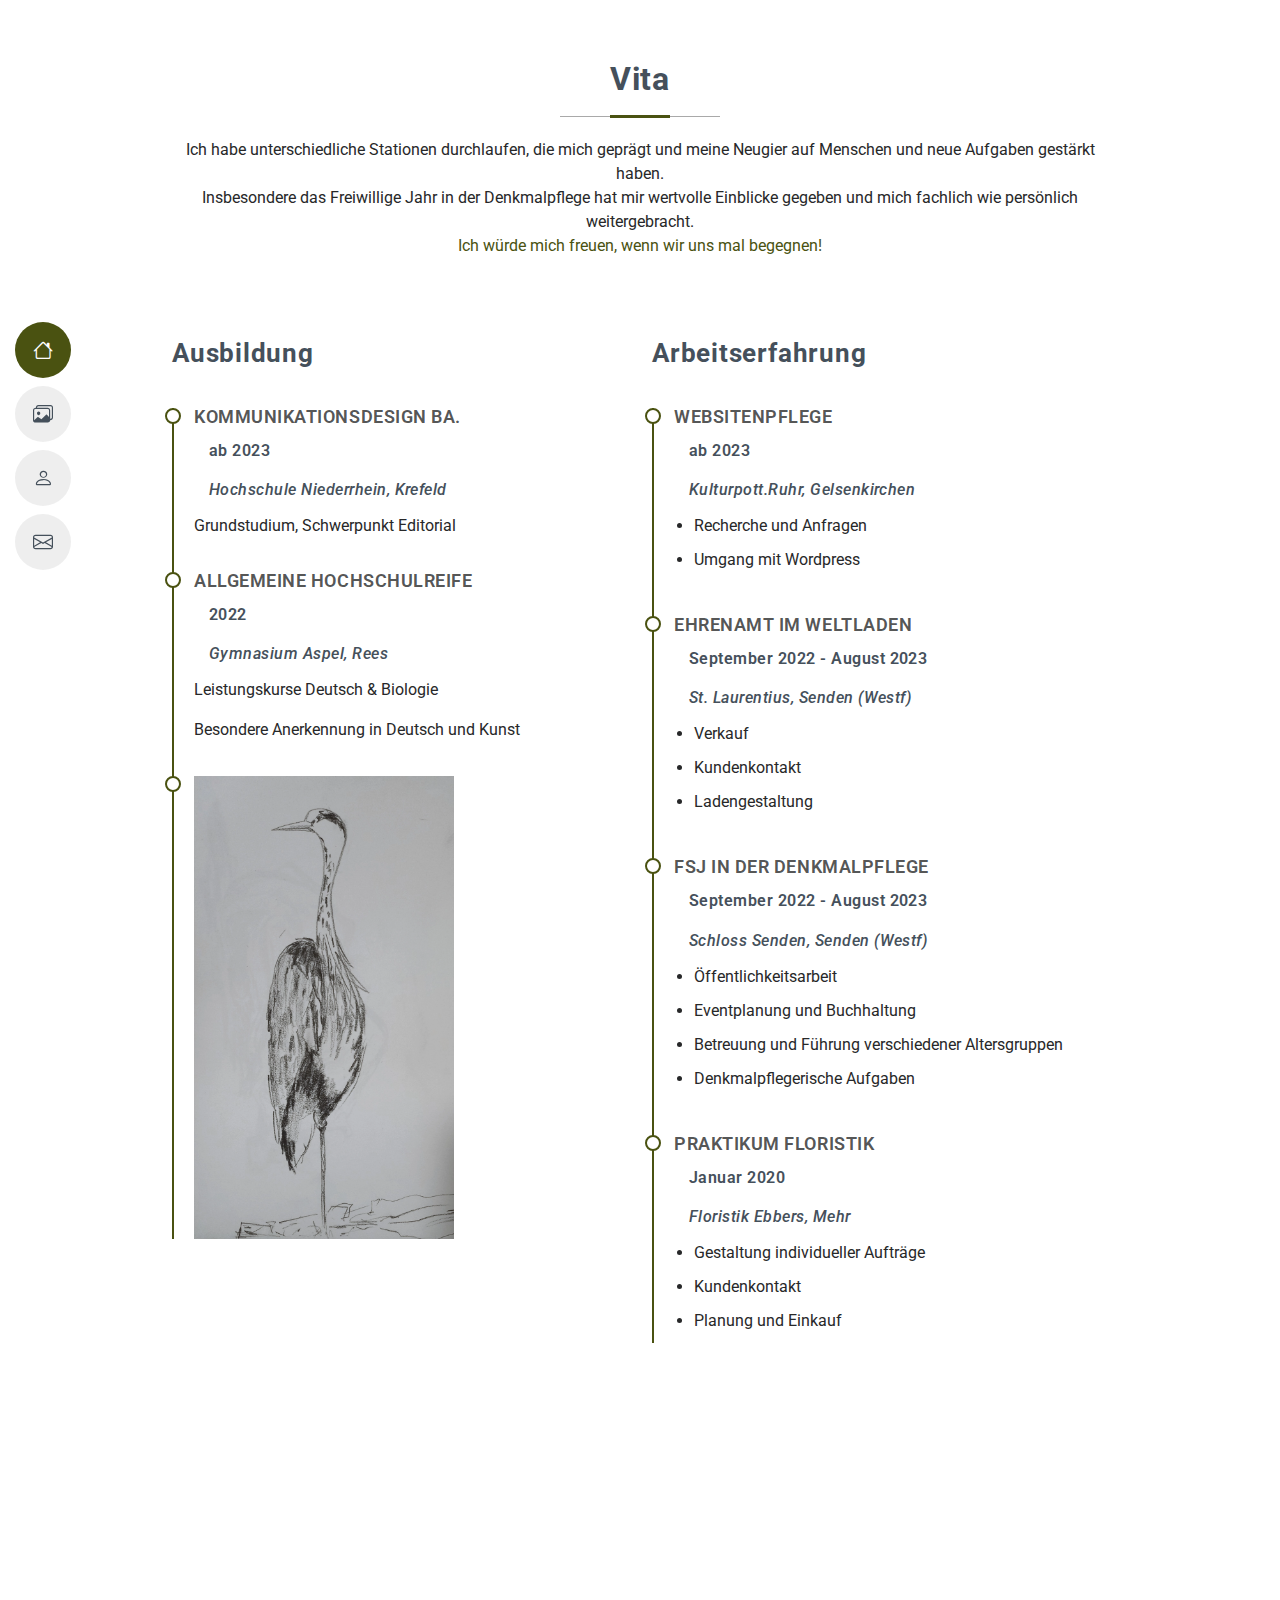
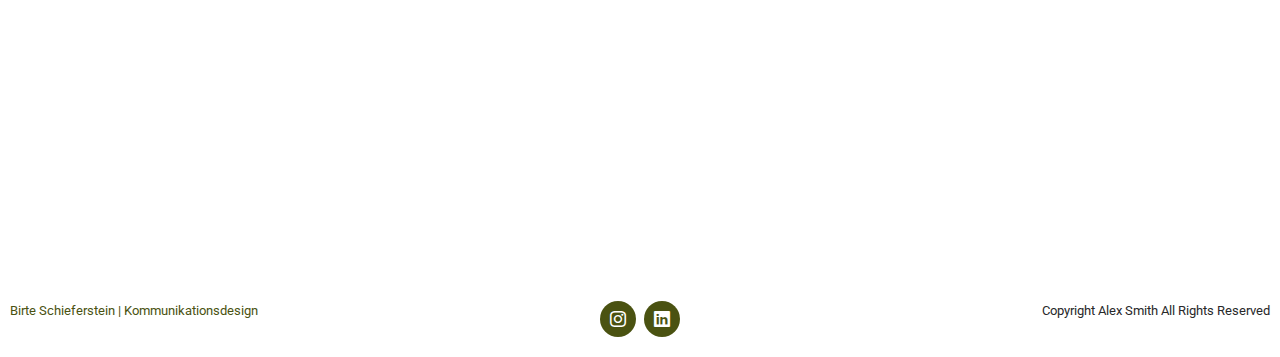
<file: about.html>
<!DOCTYPE html>
<html lang="en">

<head>
  <meta charset="utf-8">
  <meta content="width=device-width, initial-scale=1.0" name="viewport">
  <title>Index - MyResume Bootstrap Template</title>
  <meta content="" name="description">
  <meta content="" name="keywords">

  <!-- Favicons -->
  <link href="assets/img/favicon.png" rel="icon">
  <link href="assets/img/apple-touch-icon.png" rel="apple-touch-icon">

  <!-- Fonts -->
  <link href="https://fonts.googleapis.com" rel="preconnect">
  <link href="https://fonts.gstatic.com" rel="preconnect" crossorigin>
  <link href="https://fonts.googleapis.com/css2?family=Roboto:ital,wght@0,100;0,300;0,400;0,500;0,700;0,900;1,100;1,300;1,400;1,500;1,700;1,900&family=Poppins:ital,wght@0,100;0,200;0,300;0,400;0,500;0,600;0,700;0,800;0,900;1,100;1,200;1,300;1,400;1,500;1,600;1,700;1,800;1,900&family=Raleway:ital,wght@0,100;0,200;0,300;0,400;0,500;0,600;0,700;0,800;0,900;1,100;1,200;1,300;1,400;1,500;1,600;1,700;1,800;1,900&display=swap" rel="stylesheet">

  <!-- Vendor CSS Files -->
  <link href="assets/vendor/bootstrap/css/bootstrap.min.css" rel="stylesheet">
  <link href="assets/vendor/bootstrap-icons/bootstrap-icons.css" rel="stylesheet">
  <link href="assets/vendor/aos/aos.css" rel="stylesheet">
  <link href="assets/vendor/glightbox/css/glightbox.min.css" rel="stylesheet">
  <link href="assets/vendor/swiper/swiper-bundle.min.css" rel="stylesheet">

  <!-- Main CSS File -->
  <link href="assets/css/main.css" rel="stylesheet">

  <!-- =======================================================
  * Template Name: MyResume
  * Template URL: https://bootstrapmade.com/free-html-bootstrap-template-my-resume/
  * Updated: Jun 29 2024 with Bootstrap v5.3.3
  * Author: BootstrapMade.com
  * License: https://bootstrapmade.com/license/
  ======================================================== -->
</head>

<body class="index-page">

  <header id="header" class="header d-flex flex-column justify-content-center">

    <i class="header-toggle d-xl-none bi bi-list"></i>

    <nav id="navmenu" class="navmenu">
      <ul>
        <li><a href="index.html" class="active"><i class="bi bi-house navicon"></i><span>Start</span></a></li>
        <li><a href="works.html"><i class="bi bi-images navicon"></i><span>Arbeiten</span></a></li>
        <li><a href="about.html"><i class="bi bi-person navicon"></i><span>Vita</span></a></li>
        <li><a href="contact.html"><i class="bi bi-envelope navicon"></i><span>Kontakt</span></a></li>
      </ul>
    </nav>
    
  </header>
  
  <main class="main">
    
    <!-- About Section -->
    <section id="about" class="about section">
      
      <!-- Section Title -->
      <div class="container section-title" data-aos="fade-up">
        <h2>Vita</h2>
        <p>Ich habe unterschiedliche Stationen durchlaufen, die mich geprägt und meine Neugier auf Menschen und neue Aufgaben gestärkt haben.</p>
        <p>Insbesondere das Freiwillige Jahr in der Denkmalpflege hat mir wertvolle Einblicke gegeben und mich fachlich wie persönlich weitergebracht.</p> 
        <p style="color:#4a5211">Ich würde mich freuen, wenn wir uns mal begegnen!</p>
      </div><!-- End Section Title -->
      
    </section><!-- /About Section -->
    
    
    <!-- Resume Section -->
    <section id="resume" class="resume section" style="margin: -120px 0 0 0;">
      
      <div class="container">
        
        <div class="row">
          
          <div class="col-lg-6" data-aos="fade-up" data-aos-delay="100">
            
            <h3 class="resume-title">Ausbildung</h3>
            <div class="resume-item">
              <h4>Kommunikationsdesign BA. </h4>
              <h5>ab 2023</h5>
              <h6>Hochschule Niederrhein, Krefeld</h6>
              <p>Grundstudium, Schwerpunkt Editorial</p>
              
            </div><!-- Edn Resume Item -->
            
            <div class="resume-item">
              <h4>Allgemeine Hochschulreife</h4>
              <h5>2022</h5>
              <h6>Gymnasium Aspel, Rees</h6>
              <p>Leistungskurse Deutsch & Biologie</p>
              <p>Besondere Anerkennung in Deutsch und Kunst</p>
            </div><!-- Edn Resume Item -->
            
            <div class="resume-item">
              <img src="assets/img/portfolio/Vogelzeichnung im Zoo.webp" class="img-fluid" alt="Vogelzeichnung im Zoo">
          
            </div><!-- End Resume Item -->
          </div>
          
          <div class="col-lg-6" data-aos="fade-up" data-aos-delay="200">
            <h3 class="resume-title">Arbeitserfahrung</h3>
            
            <div class="resume-item">
              <h4>Websitenpflege</h4>
              <h5>ab 2023</h5>
              <h6>Kulturpott.Ruhr, Gelsenkirchen</h6>
              <ul>
                <li>Recherche und Anfragen</li>
                <li>Umgang mit Wordpress</li>
              </ul>
            </div><!-- Edn Resume Item -->

            <div class="resume-item">
              <h4>Ehrenamt im Weltladen</h4>
              <h5>September 2022 - August 2023</h5>
              <h6>St. Laurentius, Senden (Westf)</h6>
              <ul>
                <li>Verkauf</li>
                <li>Kundenkontakt</li>
                <li>Ladengestaltung</li>
              </ul>
            </div><!-- Edn Resume Item -->
            
            
            <div class="resume-item">
              <h4>FSJ in der Denkmalpflege</h4>
              <h5>September 2022 - August 2023</h5>
              <h6>Schloss Senden, Senden (Westf)</h6>
              <ul>
                <li>Öffentlichkeitsarbeit</li>
                <li>Eventplanung und Buchhaltung</li>
                <li>Betreuung und Führung verschiedener Altersgruppen</li>
                <li>Denkmalpflegerische Aufgaben</li>
              </ul>
            </div><!-- Edn Resume Item -->

            <div class="resume-item">
              <h4>Praktikum Floristik</h4>
              <h5>Januar 2020</h5>
              <h6>Floristik Ebbers, Mehr</h6>
              <ul>
                <li>Gestaltung individueller Aufträge</li>
                <li>Kundenkontakt</li>
                <li>Planung und Einkauf</li>
              </ul>
            </div><!-- End Resume Item -->
            

          </div>

        </div>

      </div>

    </section><!-- /Resume Section -->

        <!-- Skills Section -->
    <section id="skills" class="skills section" style="margin: -60px 0 60px 0;">

      <!-- Section Title -->
      <div class="container section-title" data-aos="fade-up">
        <h2>Skills</h2>
        <p>Mit diesen Programmen arbeite ich besonders häufig. Ich lerne aber noch dazu!</p>
      </div><!-- End Section Title -->

      <div class="container" data-aos="fade-up" data-aos-delay="100">

        <div class="row skills-content skills-animation">

          <div class="col-lg-6">

            <div class="progress">
              <span class="skill"><span>Indesign</span> <i class="val">80%</i></span>
              <div class="progress-bar-wrap">
                <div class="progress-bar" role="progressbar" aria-valuenow="80" aria-valuemin="0" aria-valuemax="100"></div>
              </div>
            </div><!-- End Skills Item -->

            <div class="progress">
              <span class="skill"><span>Illustrator</span> <i class="val">40%</i></span>
              <div class="progress-bar-wrap">
                <div class="progress-bar" role="progressbar" aria-valuenow="40" aria-valuemin="0" aria-valuemax="100"></div>
              </div>
            </div><!-- End Skills Item -->

            <div class="progress">
              <span class="skill"><span>Glyphs</span> <i class="val">75%</i></span>
              <div class="progress-bar-wrap">
                <div class="progress-bar" role="progressbar" aria-valuenow="75" aria-valuemin="0" aria-valuemax="100"></div>
              </div>
            </div><!-- End Skills Item -->

          </div>

          <div class="col-lg-6">

            <div class="progress">
              <span class="skill"><span>KI Tools</span> <i class="val">45%</i></span>
              <div class="progress-bar-wrap">
                <div class="progress-bar" role="progressbar" aria-valuenow="45" aria-valuemin="0" aria-valuemax="100"></div>
              </div>
            </div><!-- End Skills Item -->

            <div class="progress">
              <span class="skill"><span>Figma</span> <i class="val">30%</i></span>
              <div class="progress-bar-wrap">
                <div class="progress-bar" role="progressbar" aria-valuenow="30" aria-valuemin="0" aria-valuemax="100"></div>
              </div>
            </div><!-- End Skills Item -->

            <div class="progress">
              <span class="skill"><span>HTML/CSS</span> <i class="val">55%</i></span>
              <div class="progress-bar-wrap">
                <div class="progress-bar" role="progressbar" aria-valuenow="55" aria-valuemin="0" aria-valuemax="100"></div>
              </div>
            </div><!-- End Skills Item -->

          </div>

        </div>

      </div>

    </section><!-- /Skills Section -->

  </main>

  <div class="Fusszeile" style="position: relative">

          <div class="Fusszeile_links">
              <p>Birte Schieferstein | Kommunikationsdesign</p>
            </div>        
              <div class="Fusszeile_mitte">
                <div class="social-links d-flex">
                    <a href=""><i class="bi bi-instagram"></i></a>
                    <a href=""><i class="bi bi-linkedin"></i></a>
                    
                </div>
            </div>
                <div class="Fusszeile_rechts">
                    <div>
                        <p>Copyright Alex&nbsp;Smith All&nbsp;Rights&nbsp;Reserved</p>
                    </div>
                    <!-- <div> -->
                        <!-- All the links in the footer should remain intact. -->
                        <!-- You can delete the links only if you've purchased the pro version. -->
                        <!-- Licensing information: https://bootstrapmade.com/license/ -->
                        <!-- Purchase the pro version with working PHP/AJAX contact form: [buy-url] -->
                        <!-- Designed by <a href="https://bootstrapmade.com/">BootstrapMade</a>
                    </div> -->
                </div>

    </div>
        
  <!-- Scroll Top -->
  <a href="#" id="scroll-top" class="scroll-top d-flex align-items-center justify-content-center"><i class="bi bi-arrow-up-short"></i></a>

  <!-- Preloader -->
  <div id="preloader"></div>

  <!-- Vendor JS Files -->
  <script src="assets/vendor/bootstrap/js/bootstrap.bundle.min.js"></script>
  <script src="assets/vendor/php-email-form/validate.js"></script>
  <script src="assets/vendor/aos/aos.js"></script>
  <script src="assets/vendor/typed.js/typed.umd.js"></script>
  <script src="assets/vendor/purecounter/purecounter_vanilla.js"></script>
  <script src="assets/vendor/waypoints/noframework.waypoints.js"></script>
  <script src="assets/vendor/glightbox/js/glightbox.min.js"></script>
  <script src="assets/vendor/imagesloaded/imagesloaded.pkgd.min.js"></script>
  <script src="assets/vendor/isotope-layout/isotope.pkgd.min.js"></script>
  <script src="assets/vendor/swiper/swiper-bundle.min.js"></script>

  <!-- Main JS File -->
  <script src="assets/js/main.js"></script>

</body>

</html>
</file>
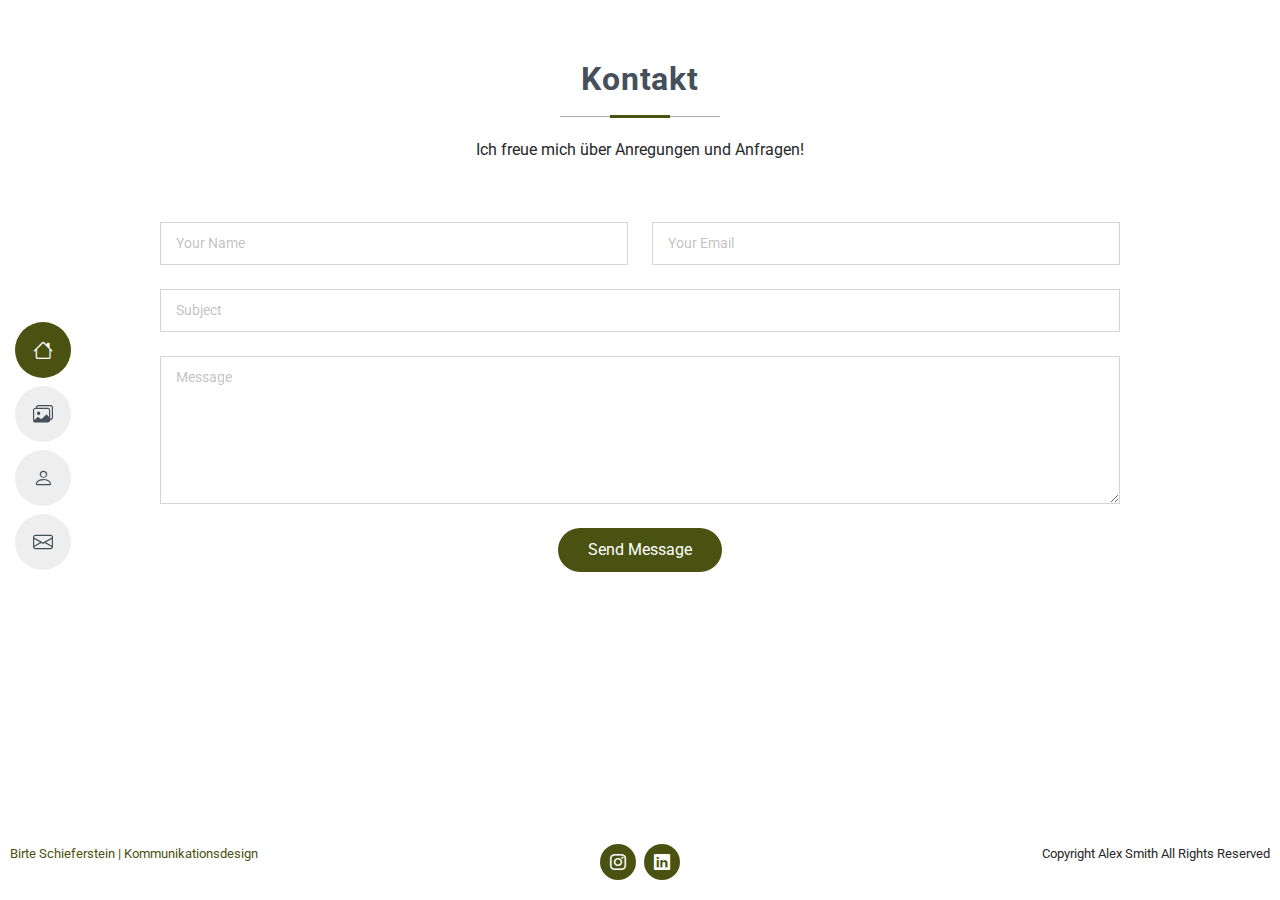
<file: contact.html>
<!DOCTYPE html>
<html lang="en">

<head>
  <meta charset="utf-8">
  <meta content="width=device-width, initial-scale=1.0" name="viewport">
  <title>Index - MyResume Bootstrap Template</title>
  <meta content="" name="description">
  <meta content="" name="keywords">

  <!-- Favicons -->
  <link href="assets/img/favicon.png" rel="icon">
  <link href="assets/img/apple-touch-icon.png" rel="apple-touch-icon">

  <!-- Fonts -->
  <link href="https://fonts.googleapis.com" rel="preconnect">
  <link href="https://fonts.gstatic.com" rel="preconnect" crossorigin>
  <link href="https://fonts.googleapis.com/css2?family=Roboto:ital,wght@0,100;0,300;0,400;0,500;0,700;0,900;1,100;1,300;1,400;1,500;1,700;1,900&family=Poppins:ital,wght@0,100;0,200;0,300;0,400;0,500;0,600;0,700;0,800;0,900;1,100;1,200;1,300;1,400;1,500;1,600;1,700;1,800;1,900&family=Raleway:ital,wght@0,100;0,200;0,300;0,400;0,500;0,600;0,700;0,800;0,900;1,100;1,200;1,300;1,400;1,500;1,600;1,700;1,800;1,900&display=swap" rel="stylesheet">

  <!-- Vendor CSS Files -->
  <link href="assets/vendor/bootstrap/css/bootstrap.min.css" rel="stylesheet">
  <link href="assets/vendor/bootstrap-icons/bootstrap-icons.css" rel="stylesheet">
  <link href="assets/vendor/aos/aos.css" rel="stylesheet">
  <link href="assets/vendor/glightbox/css/glightbox.min.css" rel="stylesheet">
  <link href="assets/vendor/swiper/swiper-bundle.min.css" rel="stylesheet">

  <!-- Main CSS File -->
  <link href="assets/css/main.css" rel="stylesheet">

  <!-- =======================================================
  * Template Name: MyResume
  * Template URL: https://bootstrapmade.com/free-html-bootstrap-template-my-resume/
  * Updated: Jun 29 2024 with Bootstrap v5.3.3
  * Author: BootstrapMade.com
  * License: https://bootstrapmade.com/license/
  ======================================================== -->
</head>

<body class="index-page">

  <header id="header" class="header d-flex flex-column justify-content-center">

    <i class="header-toggle d-xl-none bi bi-list"></i>

    <nav id="navmenu" class="navmenu">
      <ul>
        <li><a href="index.html" class="active"><i class="bi bi-house navicon"></i><span>Start</span></a></li>
        <li><a href="works.html"><i class="bi bi-images navicon"></i><span>Arbeiten</span></a></li>
        <li><a href="about.html"><i class="bi bi-person navicon"></i><span>Vita</span></a></li>
        <li><a href="contact.html"><i class="bi bi-envelope navicon"></i><span>Kontakt</span></a></li>
      </ul>
    </nav>

  </header>

  <main class="main">

    <!-- Contact Section -->
    <section id="contact" class="contact section">

      <!-- Section Title -->
      <div class="container section-title" data-aos="fade-up">
        <h2>Kontakt</h2>
        <p>Ich freue mich über Anregungen und Anfragen!</p>
      </div><!-- End Section Title -->

          <!-- <div> class="col-lg-8"> -->
           <div class="Kontaktformular">
            <form action="forms/contact.php" method="post" class="php-email-form" data-aos="fade-up" data-aos-delay="200">
              
              <div class="row gy-4">

                <div class="col-md-6">
                  <input type="text" name="name" class="form-control" placeholder="Your Name" required="">
                </div>

                <div class="col-md-6 ">
                  <input type="email" class="form-control" name="email" placeholder="Your Email" required="">
                </div>

                <div class="col-md-12">
                  <input type="text" class="form-control" name="subject" placeholder="Subject" required="">
                </div>

                <div class="col-md-12">
                  <textarea class="form-control" name="message" rows="6" placeholder="Message" required=""></textarea>
                </div>

                <div class="col-md-12 text-center">
                  <div class="loading">Loading</div>
                  <div class="error-message"></div>
                  <div class="sent-message">Your message has been sent. Thank you!</div>

                  <button type="submit">Send Message</button>
                </div>
              </div>
            
            </form>
          </div><!-- End Contact Form -->

        </div>

      </div>

    </section><!-- /Contact Section -->

  </main>

  <div>

  </div>
  <div class="Fusszeile" >

          <div class="Fusszeile_links">
              <p>Birte Schieferstein | Kommunikationsdesign</p>
            </div>        
              <div class="Fusszeile_mitte">
                <div class="social-links d-flex">
                    <a href=""><i class="bi bi-instagram"></i></a>
                    <a href=""><i class="bi bi-linkedin"></i></a>
                    
                </div>
            </div>
            <div class="Fusszeile_rechts">
                <div>
                    <p>Copyright Alex&nbsp;Smith All&nbsp;Rights&nbsp;Reserved</p>
                    <!-- <p><span>Copyright</span>&nbsp;<strong class="px-1 sitename">Alex&nbsp;Smith</strong> <span>All&nbsp;Rights&nbsp;Reserved</span></p> -->
                  </div>
                <!-- <div> -->
                    <!-- All the links in the footer should remain intact. -->
                    <!-- You can delete the links only if you've purchased the pro version. -->
                    <!-- Licensing information: https://bootstrapmade.com/license/ -->
                    <!-- Purchase the pro version with working PHP/AJAX contact form: [buy-url] -->
                    <!-- Designed by <a href="https://bootstrapmade.com/">BootstrapMade</a>
                </div> -->
            </div>

    </div>

  <!-- Scroll Top -->
  <a href="#" id="scroll-top" class="scroll-top d-flex align-items-center justify-content-center"><i class="bi bi-arrow-up-short"></i></a>

  <!-- Preloader -->
  <div id="preloader"></div>

  <!-- Vendor JS Files -->
  <script src="assets/vendor/bootstrap/js/bootstrap.bundle.min.js"></script>
  <script src="assets/vendor/php-email-form/validate.js"></script>
  <script src="assets/vendor/aos/aos.js"></script>
  <script src="assets/vendor/typed.js/typed.umd.js"></script>
  <script src="assets/vendor/purecounter/purecounter_vanilla.js"></script>
  <script src="assets/vendor/waypoints/noframework.waypoints.js"></script>
  <script src="assets/vendor/glightbox/js/glightbox.min.js"></script>
  <script src="assets/vendor/imagesloaded/imagesloaded.pkgd.min.js"></script>
  <script src="assets/vendor/isotope-layout/isotope.pkgd.min.js"></script>
  <script src="assets/vendor/swiper/swiper-bundle.min.js"></script>

  <!-- Main JS File -->
  <script src="assets/js/main.js"></script>

</body>

</html>
</file>
<file: assets/css/main.css>
/**
* Template Name: MyResume
* Template URL: https://bootstrapmade.com/free-html-bootstrap-template-my-resume/
* Updated: Jun 29 2024 with Bootstrap v5.3.3
* Author: BootstrapMade.com
* License: https://bootstrapmade.com/license/
*/

/*--------------------------------------------------------------
# Font & Color Variables
# Help: https://bootstrapmade.com/color-system/
--------------------------------------------------------------*/
/* Fonts */
@font-face {
  font-family: 'Campton';
  src: url('C:\Users\birte\Desktop\Webdesign_Jungkunz\my website\MyResume\fonts\campton-book-webfont.woff2') format('woff2'),
       url('C:\Users\birte\Desktop\Webdesign_Jungkunz\my website\MyResume\fonts\campton-book-webfont.woff') format('woff');
  font-weight: normal;
  font-style: normal;
}

@font-face {
  font-family: 'Campton';
  src: url('C:\Users\birte\Desktop\Webdesign_Jungkunz\my website\MyResume\fonts\campton-semibold-webfont.woff2') format('woff2'),
       url('C:\Users\birte\Desktop\Webdesign_Jungkunz\my website\MyResume\fonts\campton-semibold-webfont.woff') format('woff');
  font-weight: bold;
  font-style: normal;
}

@font-face {
  font-family: 'Campton';
  src: url('C:\Users\birte\Desktop\Webdesign_Jungkunz\my website\MyResume\fonts\campton-light-webfont.woff2') format('woff2'),
       url('C:\Users\birte\Desktop\Webdesign_Jungkunz\my website\MyResume\fonts\campton-light-webfont.woff') format('woff');
  font-weight: light;
  font-style: normal;
}

@font-face {
  font-family: 'Campton';
  src: url('C:\Users\birte\Desktop\Webdesign_Jungkunz\my website\MyResume\fonts\campton-medium-webfont.woff2') format('woff2'),
       url('C:\Users\birte\Desktop\Webdesign_Jungkunz\my website\MyResume\fonts\campton-medium-webfont.woff') format('woff');
  font-weight: medium;
  font-style: normal;
}

:root {
  --default-font:"Campton", "Roboto",  system-ui, -apple-system, "Segoe UI", Roboto, "Helvetica Neue", Arial, "Noto Sans", "Liberation Sans", sans-serif, "Apple Color Emoji", "Segoe UI Emoji", "Segoe UI Symbol", "Noto Color Emoji";
  --heading-font: "Campton" "Raleway",  sans-serif;
  --nav-font: "Campton", "Poppins",  sans-serif;
}

/* Global Colors - The following color variables are used throughout the website. Updating them here will change the color scheme of the entire website */
:root { 
  --background-color: #ffffff; /* Background color for the entire website, including individual sections */
  --default-color: #272829; /* Default color used for the majority of the text content across the entire website */
  --heading-color: #45505b; /* Color for headings, subheadings and title throughout the website */
  --accent-color: #4a5211; /* Accent color that represents your brand on the website. It's used for buttons, links, and other elements that need to stand out */
  --surface-color: #ffffff; /* The surface color is used as a background of boxed elements within sections, such as cards, icon boxes, or other elements that require a visual separation from the global background. */
  --contrast-color: #ffffff; /* Contrast color for text, ensuring readability against backgrounds of accent, heading, or default colors. */
}

/* Nav Menu Colors - The following color variables are used specifically for the navigation menu. They are separate from the global colors to allow for more customization options */
:root {
  --nav-color: #45505b;  /* The default color of the main navmenu links */
  --nav-hover-color: #4a5211; /* Applied to main navmenu links when they are hovered over or active */
  --nav-mobile-background-color: #ffffff; /* Used as the background color for mobile navigation menu */
  --nav-dropdown-background-color: #ffffff; /* Used as the background color for dropdown items that appear when hovering over primary navigation items */
  --nav-dropdown-color: #212529; /* Used for navigation links of the dropdown items in the navigation menu. */
  --nav-dropdown-hover-color: #4a5211; /* Similar to --nav-hover-color, this color is applied to dropdown navigation links when they are hovered over. */
}

/* Color Presets - These classes override global colors when applied to any section or element, providing reuse of the sam color scheme. */

.light-background {
  --background-color: #f9f9f9;
  --surface-color: #ffffff;
}

.dark-background {
  --background-color: #060606;
  --default-color: #ffffff;
  --heading-color: #ffffff;
  --surface-color: #252525;
  --contrast-color: #ffffff;
}

/* Smooth scroll */
:root {
  scroll-behavior: smooth;
}

/*--------------------------------------------------------------
# General Styling & Shared Classes
--------------------------------------------------------------*/
body {
  min-height: 100vh;
  display: grid;
  grid-template-rows: auto 1fr auto;
  color: var(--default-color);
  background-color: var(--background-color);
  font-family: var(--default-font);
}

a {
  color: var(--accent-color);
  text-decoration: none;
  transition: 0.3s;
}

a:hover {
  color: color-mix(in srgb, var(--accent-color), transparent 25%);
  text-decoration: none;
}

h1,
h2,
h3,
h4,
h5,
h6 {
  color: var(--heading-color);
  font-family: var(--heading-font);
  letter-spacing: 0.03em;

}

/* PHP Email Form Messages
------------------------------*/
.php-email-form .error-message {
  display: none;
  background: #df1529;
  color: #ffffff;
  text-align: left;
  padding: 15px;
  margin-bottom: 24px;
  font-weight: 600;
}

.php-email-form .sent-message {
  display: none;
  color: #ffffff;
  background: #059652;
  text-align: center;
  padding: 15px;
  margin-bottom: 24px;
  font-weight: 600;
}

.php-email-form .loading {
  display: none;
  background: var(--surface-color);
  text-align: center;
  padding: 15px;
  margin-bottom: 24px;
}

.php-email-form .loading:before {
  content: "";
  display: inline-block;
  border-radius: 50%;
  width: 24px;
  height: 24px;
  margin: 0 10px -6px 0;
  border: 3px solid var(--accent-color);
  border-top-color: var(--surface-color);
  animation: php-email-form-loading 1s linear infinite;
}

@keyframes php-email-form-loading {
  0% {
    transform: rotate(0deg);
  }

  100% {
    transform: rotate(360deg);
  }
}

/*--------------------------------------------------------------
# Global Header
--------------------------------------------------------------*/
.header {
  color: var(--default-color);
  position: fixed;
  top: 0;
  left: 0;
  bottom: 0;
  padding: 0 15px;
  transition: all ease-in-out 0.3s;
  overflow: hidden;
  z-index: 997;
  min-width: 160px;
}

@media (max-width: 1199px) {
  .header {
    background-color: var(--background-color);
    border-right: 1px solid color-mix(in srgb, var(--default-color), transparent 90%);
    width: 0px;
    left: -100%;
  }
  
  .Kontaktformular {
    margin: 0 25px;
  }
}

@media (min-width: 1200px) and (max-width: 1600px) {
  
  .header~main {
    margin-left: 160px;
  }

  .header~main .hero {
    margin-left: -160px;
    width: 100vw;
  }
}

.header.header-show {
  left: 0;
}

.header .header-toggle {
  color: var(--contrast-color);
  background-color: var(--accent-color);
  font-size: 22px;
  display: flex;
  align-items: center;
  justify-content: center;
  width: 40px;
  height: 40px;
  border-radius: 50%;
  cursor: pointer;
  position: fixed;
  top: 15px;
  right: 15px;
  z-index: 9999;
  transition: background-color 0.3s;
}

.header .header-toggle:hover {
  color: var(--contrast-color);
  background-color: color-mix(in srgb, var(--accent-color) 90%, white 15%);
}

/*--------------------------------------------------------------
# Navigation Menu
--------------------------------------------------------------*/
.navmenu {
  padding: 0;
  z-index: 9997;
}

.navmenu ul {
  list-style: none;
  padding: 0 0 0 0;
  margin: 0;
  width: 130px;
}

.navmenu a,
.navmenu a:focus {
  color: var(--nav-color);
  font-family: var(--nav-font);
  display: flex;
  align-items: center;
  padding: 10px 18px;
  margin-bottom: 8px;
  font-size: 15px;
  border-radius: 50px;
  background: color-mix(in srgb, var(--default-color), transparent 92%);
  height: 56px;
  width: 100%;
  overflow: hidden;
  transition: 0.3s;
}

.navmenu a i,
.navmenu a:focus i {
  font-size: 20px;
}

.navmenu a span,
.navmenu a:focus span {
  padding: 0 5px 0 12px;
}

@media (min-width: 1200px) {

  .navmenu a,
  .navmenu a:focus {
    max-width: 56px;
  }

  .navmenu a span,
  .navmenu a:focus span {
    display: none;
  }
}

.navmenu a:hover,
.navmenu .active,
.navmenu .active:focus,
.navmenu li:hover>a {
  color: var(--contrast-color);
  background: var(--nav-hover-color);
}

.navmenu a:hover,
.navmenu li:hover>a {
  max-width: 100%;
  color: var(--contrast-color);
}

.navmenu a:hover span,
.navmenu li:hover>a span {
  display: block;
}

/*--------------------------------------------------------------
# Global Footer
--------------------------------------------------------------*/
.Fusszeile {
  display: grid;
  grid-template-areas:
  "Fusszeile_links Fusszeile_mitte Fusszeile_rechts";
  gap: 10px;
  grid-template-columns: repeat(3, minmax(0, 1fr));
  bottom: 0;
  height: 76px;
  width: 100%;
}

 .Fusszeile_rechts {
  color: var(--default-color);
  background-color: var(--background-color);
  font-size: 13px;
  text-align: right;
  font-style: light;
  padding: 20px 10px 10px 0;
  position: relative;
}

.Fusszeile_links {
  font-size: 13px;
  text-align: left;
  font-style: light;
  color: #4a5211;
  padding: 20px 0 10px 10px;
  position: relative;
}

.Fusszeile_mitte .social-links {
  padding: 20px 0;
  justify-content: center;
}

.Fusszeile_mitte .social-links a {
  font-size: 16px;
  display: flex;
  align-items: center;
  justify-content: center;
  background: var(--accent-color);
  color: var(--contrast-color);
  line-height: 1;
  margin: 0 4px;
  border-radius: 50%;
  text-align: center;
  width: 36px;
  height: 36px;
  transition: 0.3s;
}


.Fusszeile_mitte .social-links a:hover {
  background: color-mix(in srgb, var(--accent-color), transparent 20%);
  text-decoration: none;
}

.Fusszeile_mitte .credits {
  font-size: 13px;
  padding-top: 5px;
  font-style: italic;
}

/*--------------------------------------------------------------
# Preloader
--------------------------------------------------------------*/
#preloader {
  position: fixed;
  inset: 0;
  z-index: 999999;
  overflow: hidden;
  background: var(--background-color);
  transition: all 0.6s ease-out;
}

#preloader:before {
  content: "";
  position: fixed;
  top: calc(50% - 30px);
  left: calc(50% - 30px);
  border: 6px solid #ffffff;
  border-color: var(--accent-color) transparent var(--accent-color) transparent;
  border-radius: 50%;
  width: 60px;
  height: 60px;
  animation: animate-preloader 1.5s linear infinite;
}

@keyframes animate-preloader {
  0% {
    transform: rotate(0deg);
  }

  100% {
    transform: rotate(360deg);
  }
}

/*--------------------------------------------------------------
# Scroll Top Button
--------------------------------------------------------------*/
.scroll-top {
  position: fixed;
  visibility: hidden;
  opacity: 0;
  right: 15px;
  bottom: -15px;
  z-index: 99999;
  background-color: var(--accent-color);
  width: 44px;
  height: 44px;
  border-radius: 50px;
  transition: all 0.4s;
}

.scroll-top i {
  font-size: 24px;
  color: var(--contrast-color);
  line-height: 0;
}

.scroll-top:hover {
  background-color: color-mix(in srgb, var(--accent-color), transparent 20%);
  color: var(--contrast-color);
}

.scroll-top.active {
  visibility: visible;
  opacity: 1;
  bottom: 15px;
}

/*--------------------------------------------------------------
# Disable aos animation delay on mobile devices
--------------------------------------------------------------*/
@media screen and (max-width: 768px) {
  [data-aos-delay] {
    transition-delay: 0 !important;
  }
}

/*--------------------------------------------------------------
# Global Page Titles & Breadcrumbs
--------------------------------------------------------------*/
.page-title {
  --background-color: color-mix(in srgb, var(--default-color), transparent 96%);
  color: var(--default-color);
  background-color: var(--background-color);
  padding: 20px 0;
  position: relative;
  overflow: hidden;
}

.page-title h1 {
  font-size: 28px;
  font-weight: 700;
  margin: 0;
}

.page-title .breadcrumbs ol {
  display: flex;
  flex-wrap: wrap;
  list-style: none;
  padding: 0 0 10px 0;
  margin: 0;
  font-size: 14px;
  font-weight: 400;
}

.page-title .breadcrumbs ol li+li {
  padding-left: 10px;
}

.page-title .breadcrumbs ol li+li::before {
  content: "/";
  display: inline-block;
  padding-right: 10px;
  color: color-mix(in srgb, var(--default-color), transparent 70%);
}

/*--------------------------------------------------------------
# Global Sections
--------------------------------------------------------------*/
section,
.section {
  color: var(--default-color);
  background-color: var(--background-color);
  padding: 60px 0;
  overflow: clip;
}

@media (min-width: 1200px) and (max-width: 1600px) {
  .section {
    min-width: 160px;
    padding: 60px 160px 60px 0;
  }
}
/*--------------------------------------------------------------
# Global Section Titles
--------------------------------------------------------------*/
.section-title {
  text-align: center;
  padding-bottom: 60px;
  position: relative;
}

.section-title h2 {
  font-size: 32px;
  font-weight: 700;
  margin-bottom: 20px;
  padding-bottom: 20px;
  position: relative;
}

.section-title h2:before {
  content: "";
  position: absolute;
  display: block;
  width: 160px;
  height: 1px;
  background: color-mix(in srgb, var(--default-color), transparent 60%);
  left: 0;
  right: 0;
  bottom: 1px;
  margin: auto;
}

.section-title h2::after {
  content: "";
  position: absolute;
  display: block;
  width: 60px;
  height: 3px;
  background: var(--accent-color);
  left: 0;
  right: 0;
  bottom: 0;
  margin: auto;
}

.section-title p {
  margin-bottom: 0;
}

/*--------------------------------------------------------------
# Hero Section
--------------------------------------------------------------*/
.hero {
  width: 100%;
  min-height: 100vh;
  position: relative;
  padding: 80px 0;
  display: flex;
  align-items: center;
  justify-content: center;
}

.hero img {
  position: absolute;
  inset: 0;
  display: block;
  width: 100%;
  height: 100%;
  object-fit: cover;
  z-index: 1;
}

.hero:before {
  content: "";
  background: color-mix(in srgb, var(--background-color), transparent 30%);
  position: absolute;
  inset: 0;
  z-index: 2;
}

.hero .container {
  position: relative;
  z-index: 3;
}

.hero h2 {
  margin: 0;
  font-size: 64px;
  font-weight: 700;
}

.hero p {
  margin: 5px 0 0 0;
  font-size: 26px;
}

.hero p span {
  letter-spacing: 1px;
  border-bottom: 2px solid var(--accent-color);
}

.hero .social-links {
  margin-top: 25px;
}

.hero .social-links a {
  font-size: 20px;
  display: inline-block;
  color: color-mix(in srgb, var(--default-color), transparent 30%);
  line-height: 1;
  margin-right: 20px;
  transition: 0.3s;
}

.hero .social-links a:hover {
  color: var(--accent-color);
}

@media (max-width: 768px) {
  .hero h2 {
    font-size: 32px;
  }

  .hero p {
    font-size: 20px;
  }
}

/*--------------------------------------------------------------
# About Section
--------------------------------------------------------------*/
.about .content h2 {
  font-weight: 700;
  font-size: 24px;
}

.about .content ul {
  list-style: none;
  padding: 0;
}

.about .content ul li {
  margin-bottom: 20px;
  display: flex;
  align-items: center;
}

.about .content ul strong {
  margin-right: 10px;
}

.about .content ul i {
  font-size: 16px;
  margin-right: 5px;
  color: var(--accent-color);
  line-height: 0;
}

.resume-item img {
  max-width: 60%;
  height: auto;
}

/*--------------------------------------------------------------
# Skills Section
--------------------------------------------------------------*/
.skills .progress {
  height: 60px;
  display: block;
  background: none;
  border-radius: 0;
}

.skills .progress .skill {
  color: var(--heading-color);
  padding: 0;
  margin: 0 0 6px 0;
  text-transform: uppercase;
  display: block;
  font-weight: 600;
  font-family: var(--heading-font);
}

.skills .progress .skill .val {
  float: right;
  font-style: normal;
}

.skills .progress-bar-wrap {
  background: color-mix(in srgb, var(--default-color), transparent 90%);
  height: 10px;
}

.skills .progress-bar {
  width: 1px;
  height: 10px;
  transition: 0.9s;
  background-color: var(--accent-color);
}

/*--------------------------------------------------------------
# Resume Section
--------------------------------------------------------------*/
.resume .resume-title {
  color: var(--heading-color);
  font-size: 26px;
  font-weight: 700;
  margin-top: 20px;
  margin-bottom: 40px;
}

.resume .resume-item {
  padding: 0 0 20px 20px;
  margin-top: -2px;
  border-left: 2px solid var(--accent-color);
  position: relative;
}

.resume .resume-item h4 {
  line-height: 18px;
  font-size: 18px;
  font-weight: 600;
  text-transform: uppercase;
  color: color-mix(in srgb, var(--default-color), transparent 20%);
  margin-bottom: 10px;
}

.resume .resume-item h5 {
  font-size: 16px;
  padding: 5px 15px;
  display: inline-block;
  font-weight: 600;
  margin-bottom: 10px;
}

.resume .resume-item h6 {
  font-size: 16px;
  padding: 5px 15px;
  margin-bottom: 10px;
  font-style: italic;
}

.resume .resume-item ul {
  padding-left: 20px;
}

.resume .resume-item ul li {
  padding-bottom: 10px;
}

.resume .resume-item:last-child {
  padding-bottom: 0;
}

.resume .resume-item::before {
  content: "";
  position: absolute;
  width: 16px;
  height: 16px;
  border-radius: 50px;
  left: -9px;
  top: 0;
  background: var(--background-color);
  border: 2px solid var(--accent-color);
}

/*--------------------------------------------------------------
# Portfolio Section
--------------------------------------------------------------*/

.portfolio .portfolio-filters {
  padding: 0;
  margin: 0 auto 20px auto;
  list-style: none;
  text-align: center;
}

.portfolio .portfolio-filters li {
  cursor: pointer;
  display: inline-block;
  padding: 8px 20px 10px 20px;
  margin: 0;
  font-size: 15px;
  font-weight: 500;
  line-height: 1;
  margin-bottom: 5px;
  border-radius: 50px;
  transition: all 0.3s ease-in-out;
  font-family: var(--heading-font);
}

.portfolio .portfolio-filters li:hover,
.portfolio .portfolio-filters li.filter-active {
  color: var(--contrast-color);
  background-color: var(--accent-color);
}

.portfolio .portfolio-filters li:first-child {
  margin-left: 0;
}

.portfolio .portfolio-filters li:last-child {
  margin-right: 0;
}

@media (max-width: 575px) {
  .portfolio .portfolio-filters li {
    font-size: 14px;
    margin: 0 0 10px 0;
  }
}

.portfolio .portfolio-item {
  position: relative;
  overflow: hidden;
}

.portfolio .portfolio-item .portfolio-info {
  opacity: 0;
  position: absolute;
  left: 12px;
  right: 12px;
  bottom: -100%;
  z-index: 3;
  transition: all ease-in-out 0.5s;
  background: color-mix(in srgb, var(--background-color), transparent 10%);
  padding: 15px;
}

.portfolio .portfolio-item .portfolio-info h4 {
  font-size: 18px;
  font-weight: 600;
  padding-right: 50px;
}

.portfolio .portfolio-item .portfolio-info p {
  color: color-mix(in srgb, var(--default-color), transparent 30%);
  font-size: 14px;
  margin-bottom: 0;
  padding-right: 50px;
}

.portfolio .portfolio-item .portfolio-info .preview-link,
.portfolio .portfolio-item .portfolio-info .details-link {
  position: absolute;
  right: 50px;
  font-size: 24px;
  top: calc(50% - 14px);
  color: color-mix(in srgb, var(--default-color), transparent 30%);
  transition: 0.3s;
  line-height: 0;
}

.portfolio .portfolio-item .portfolio-info .preview-link:hover,
.portfolio .portfolio-item .portfolio-info .details-link:hover {
  color: var(--accent-color);
}

.portfolio .portfolio-item .portfolio-info .details-link {
  right: 14px;
  font-size: 28px;
}

.portfolio .portfolio-item:hover .portfolio-info {
  opacity: 1;
  bottom: 0;
}

/*--------------------------------------------------------------
# Portfolio Details Section
--------------------------------------------------------------*/
.portfolio-details .portfolio-details-slider img {
  max-width: 100%;
}

.portfolio-details .swiper-wrapper {
  height: auto;
}

.portfolio-details .swiper-button-prev,
.portfolio-details .swiper-button-next {
  width: 48px;
  height: 48px;
}

.portfolio-details .swiper-button-prev:after,
.portfolio-details .swiper-button-next:after {
  color: rgba(255, 255, 255, 0.8);
  background-color: rgba(0, 0, 0, 0.15);
  font-size: 24px;
  border-radius: 50%;
  width: 48px;
  height: 48px;
  display: flex;
  align-items: center;
  justify-content: center;
  transition: 0.3s;
}

.portfolio-details .swiper-button-prev:hover:after,
.portfolio-details .swiper-button-next:hover:after {
  background-color: rgba(0, 0, 0, 0.3);
}

@media (max-width: 575px) {

  .portfolio-details .swiper-button-prev,
  .portfolio-details .swiper-button-next {
    display: none;
  }
}

.portfolio-details .swiper-pagination {
  margin-top: 20px;
  position: relative;
}

.portfolio-details .swiper-pagination .swiper-pagination-bullet {
  width: 10px;
  height: 10px;
  background-color: color-mix(in srgb, var(--default-color), transparent 85%);
  opacity: 1;
}

.portfolio-details .swiper-pagination .swiper-pagination-bullet-active {
  background-color: var(--accent-color);
}

.portfolio-details .portfolio-info h3 {
  font-size: 22px;
  font-weight: 700;
  margin-bottom: 20px;
  padding-bottom: 20px;
  position: relative;
}

.portfolio-details .portfolio-info h3:after {
  content: "";
  position: absolute;
  display: block;
  width: 50px;
  height: 3px;
  background: var(--accent-color);
  left: 0;
  bottom: 0;
}

.portfolio-details .portfolio-info ul {
  list-style: none;
  padding: 0;
  font-size: 15px;
}

.portfolio-details .portfolio-info ul li {
  display: flex;
  flex-direction: column;
  padding-bottom: 15px;
}

.portfolio-details .portfolio-info ul strong {
  text-transform: uppercase;
  font-weight: 400;
  color: color-mix(in srgb, var(--default-color), transparent 50%);
  font-size: 14px;
}

.portfolio-details .portfolio-info .btn-visit {
  padding: 8px 40px;
  background: var(--accent-color);
  color: var(--contrast-color);
  border-radius: 50px;
  transition: 0.3s;
}

.portfolio-details .portfolio-info .btn-visit:hover {
  background: color-mix(in srgb, var(--accent-color), transparent 20%);
}

.portfolio-details .portfolio-description h2 {
  font-size: 26px;
  font-weight: 700;
  margin-bottom: 20px;
}

.portfolio-details .portfolio-description p {
  padding: 0;
}

.portfolio-details .portfolio-description .testimonial-item {
  padding: 30px 30px 0 30px;
  position: relative;
  background: color-mix(in srgb, var(--default-color), transparent 97%);
  margin-bottom: 50px;
}

.portfolio-details .portfolio-description .testimonial-item .testimonial-img {
  width: 90px;
  border-radius: 50px;
  border: 6px solid var(--background-color);
  float: left;
  margin: 0 10px 0 0;
}

.portfolio-details .portfolio-description .testimonial-item h3 {
  font-size: 18px;
  font-weight: bold;
  margin: 15px 0 5px 0;
  padding-top: 20px;
}

.portfolio-details .portfolio-description .testimonial-item h4 {
  font-size: 14px;
  color: #6c757d;
  margin: 0;
}

.portfolio-details .portfolio-description .testimonial-item .quote-icon-left,
.portfolio-details .portfolio-description .testimonial-item .quote-icon-right {
  color: color-mix(in srgb, var(--accent-color), transparent 50%);
  font-size: 26px;
  line-height: 0;
}

.portfolio-details .portfolio-description .testimonial-item .quote-icon-left {
  display: inline-block;
  left: -5px;
  position: relative;
}

.portfolio-details .portfolio-description .testimonial-item .quote-icon-right {
  display: inline-block;
  right: -5px;
  position: relative;
  top: 10px;
  transform: scale(-1, -1);
}

.portfolio-details .portfolio-description .testimonial-item p {
  font-style: italic;
  margin: 0 0 15px 0 0 0;
  padding: 0;
}


/*--------------------------------------------------------------
# Contact Section
--------------------------------------------------------------*/

.Kontaktformular {
  display: flex;
  justify-content: center;
}

.contact .info-item+.info-item {
  margin-top: 40px;
}

.contact .info-item i {
  color: var(--accent-color);
  background: color-mix(in srgb, var(--accent-color), transparent 92%);
  font-size: 20px;
  width: 44px;
  height: 44px;
  display: flex;
  justify-content: center;
  align-items: center;
  border-radius: 50px;
  transition: all 0.3s ease-in-out;
  margin-right: 15px;
}

.contact .info-item h3 {
  padding: 0;
  font-size: 18px;
  font-weight: 700;
  margin-bottom: 5px;
}

.contact .info-item p {
  padding: 0;
  margin-bottom: 0;
  font-size: 14px;
}

.contact .info-item:hover i {
  background: var(--accent-color);
  color: var(--contrast-color);
}

.contact .php-email-form {
  height: 100%;
}

.contact .php-email-form input[type=text],
.contact .php-email-form input[type=email],
.contact .php-email-form textarea {
  font-size: 14px;
  padding: 10px 15px;
  box-shadow: none;
  border-radius: 0;
  color: var(--default-color);
  background-color: color-mix(in srgb, var(--background-color), transparent 50%);
  border-color: color-mix(in srgb, var(--default-color), transparent 80%);
}

.contact .php-email-form input[type=text]:focus,
.contact .php-email-form input[type=email]:focus,
.contact .php-email-form textarea:focus {
  border-color: var(--accent-color);
}

.contact .php-email-form input[type=text]::placeholder,
.contact .php-email-form input[type=email]::placeholder,
.contact .php-email-form textarea::placeholder {
  color: color-mix(in srgb, var(--default-color), transparent 70%);
}

.contact .php-email-form button[type=submit] {
  color: var(--contrast-color);
  background: var(--accent-color);
  border: 0;
  padding: 10px 30px;
  transition: 0.4s;
  border-radius: 50px;
}

.contact .php-email-form button[type=submit]:hover {
  background: color-mix(in srgb, var(--accent-color), transparent 25%);
}
</file>
